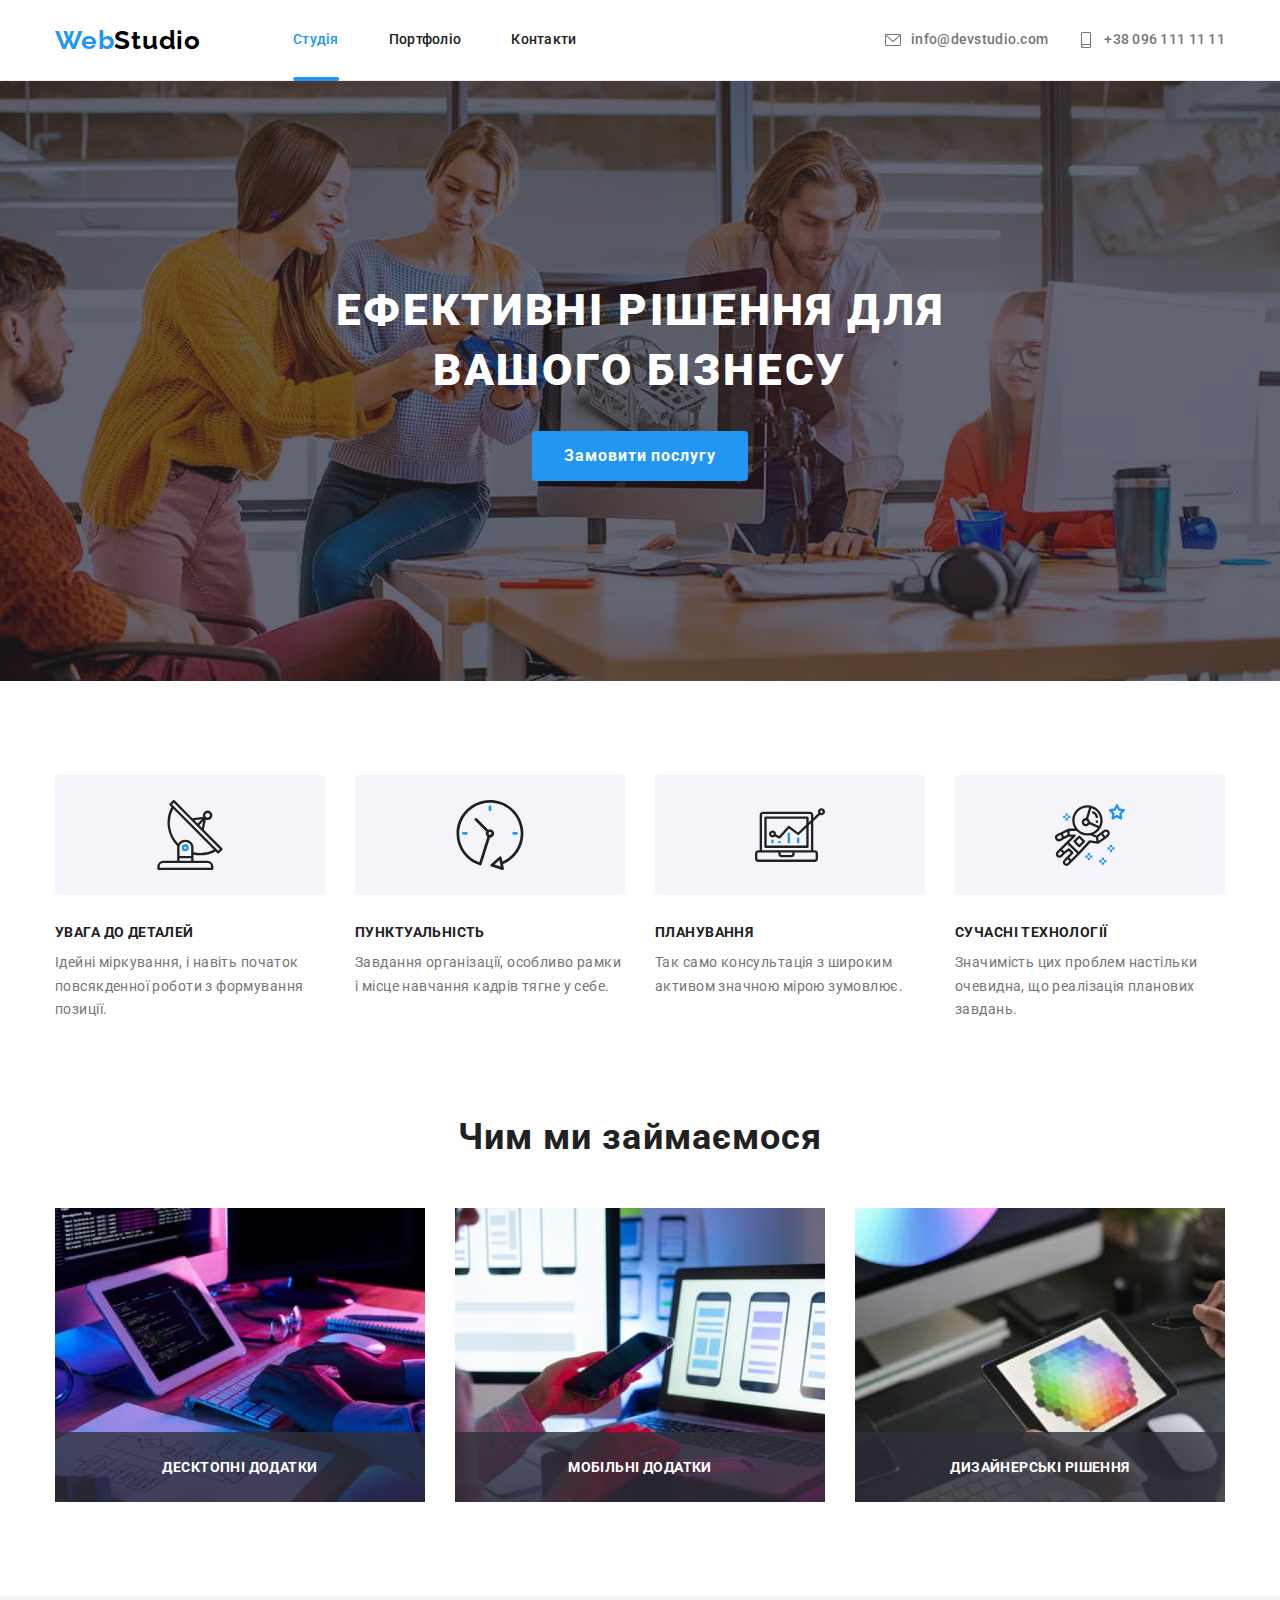
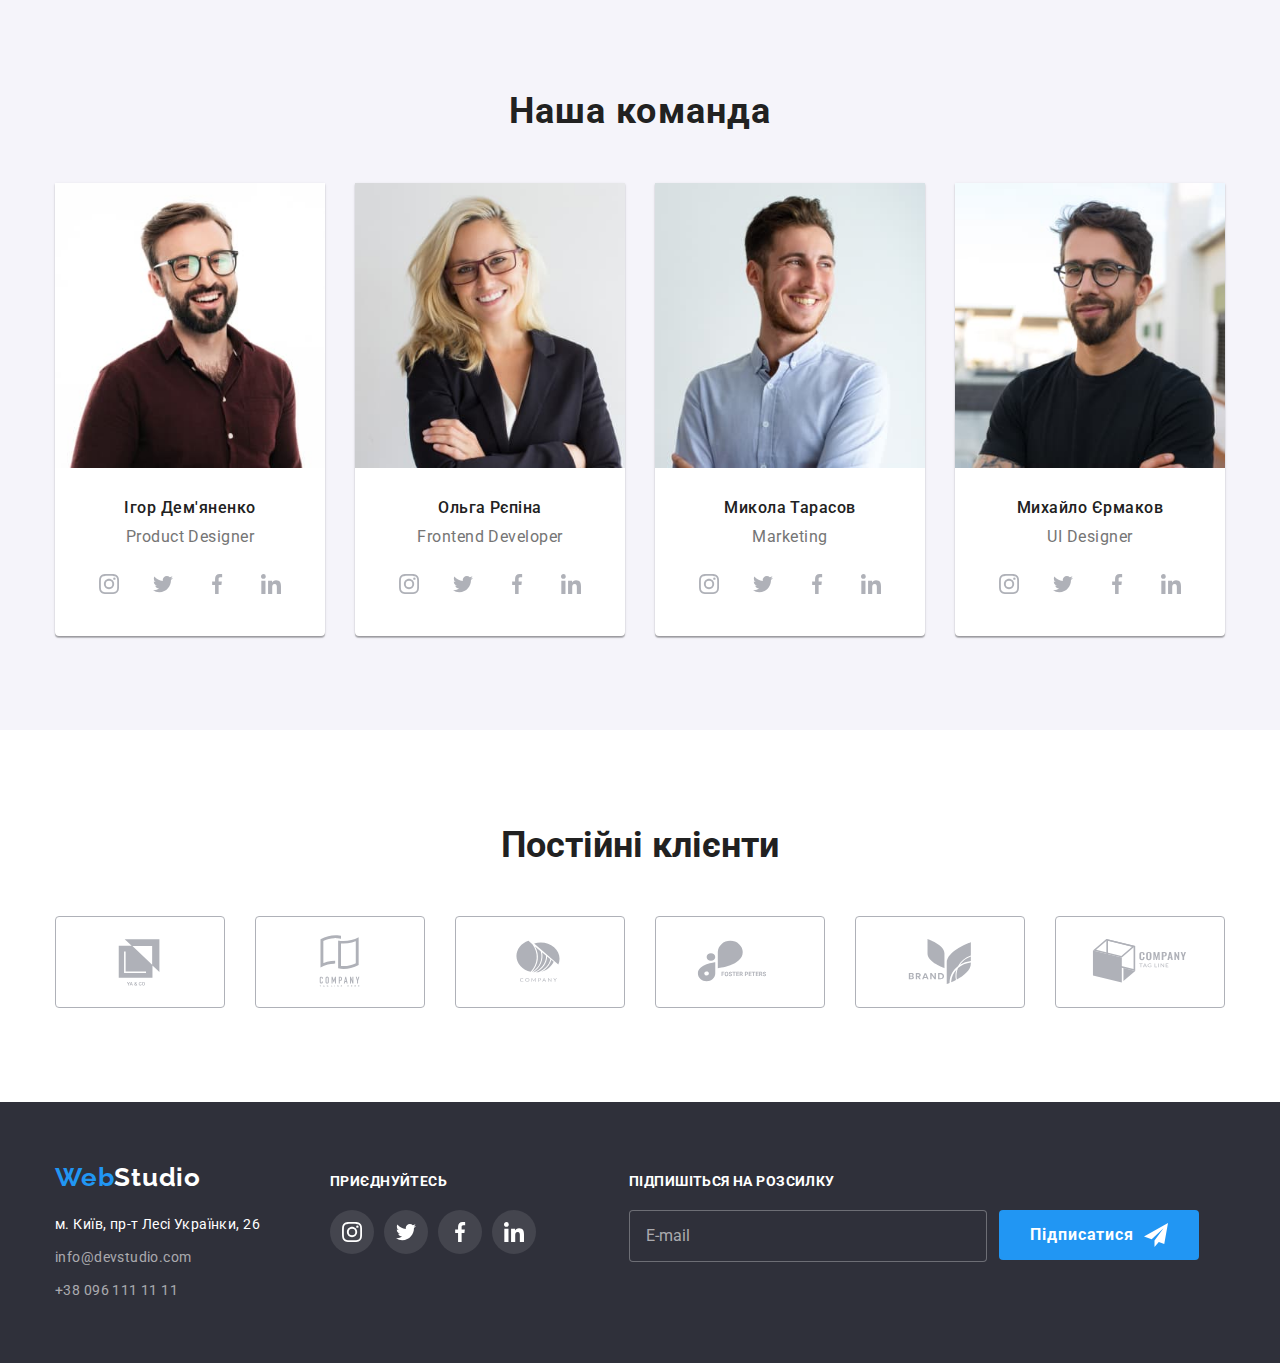
<file: index.html>
<!DOCTYPE html>
<html lang="uk">
<head>
    <meta charset="UTF-8">
    <meta http-equiv="X-UA-Compatible" content="IE=edge">
    <meta name="viewport" content="width=device-width, initial-scale=1.0">
    <title>WebStudio</title>
    <link href="https://fonts.googleapis.com/css2?family=Raleway:wght@700&family=Roboto:wght@400;500;700;900&display=swap" 
          rel="stylesheet">
    <link rel="stylesheet" href="https://cdnjs.cloudflare.com/ajax/libs/modern-normalize/1.1.0/modern-normalize.min.css">
    <link rel="stylesheet" href="./css/main.min.css">
</head> 
<body>
   <header class="header">
        <div class="container position-center">   
            <nav class="header__nav position-center">
                <a class="header__logo logo" href="./index.html"><span class="accent">Web</span>Studio</a>
                <button type="button" class="menu-btn-open"
                data-menu-open>
                    <svg class="menu-icon" width="40" height="40">
                        <use class="icon-menu" href="./images/icons.svg#icon-menu"></use>
                    </svg>
                </button>
                <ul class="header__list list">
                    <li class="header__item">
                        <a href="./index.html" class="header__link header__link--active position-center">Студія</a>
                    </li>
                    <li class="header__item">
                        <a href="./portfolio.html" class="header__link position-center">Портфоліо</a>
                    </li>
                    <li class="header__item">
                        <a href="" class="header__link position-center">Контакти</a>
                    </li>
                </ul>
            </nav>
            
            <ul class="header__list header__list--gap list">
                <li class="header__item">
                    <a href="mailto:info@devstudio.com" class="header__link header__link--grey position-center">
                        <svg class="header__icon" width="16" height="12">
                            <use href="./images/icons.svg#icon-envelope"></use>
                        </svg>
                    info@devstudio.com</a>
                </li>
                <li class="header__item">
                    <a href="tel:+380961111111" class="header__link header__link--grey position-center">
                        <svg class="header__icon" width="10" height="16">
                            <use href="./images/icons.svg#icon-smartphone"></use>
                        </svg>
                    +38 096 111 11 11</a>
                </li>
            </ul>
        </div>
                <div class="menu-container is-hidden" data-menu>
                    <div class="mob-container">
                        <div class="navigation">
                            <button type="button" class="menu-btn-close"
                            data-menu-close>
                            <svg class="menu-icon" width="40" height="40">
                                <use class="icon-close" href="./images/icons.svg#icon-close"></use>
                            </svg>
                            </button>
                            <ul class="mob__list list">
                                <li class="mob__item">
                                    <a href="./index.html" class="mob__link header__link--active position-center">Студія</a>
                                </li>
                                <li class="mob__item">
                                    <a href="./portfolio.html" class="mob__link position-center">Портфоліо</a>
                                </li>
                                <li class="mob__item">
                                    <a href="" class="mob__link position-center">Контакти</a>
                                </li>
                            </ul>
                            </div>
                        <div class="contacts">
                            <ul class="mob__list header__list--gap list">
                                <li class="mob__item mob__item--marg">   
                                    <a href="tel:+380961111111" class="mob__link mob__link--namber position-center">
                                        +38 096 111 11 11</a>
                                </li>
                                <li class="mob__item mob__item--marg">
                                    <a href="mailto:info@devstudio.com" class="mob__link mob__link--emale header__link--grey position-center">
                                        info@devstudio.com</a>
                                </li>
                            </ul>
                            <ul class="mob-soc__list list">
                                <li class="mob-soc__item">
                                    <a href="" class="mob-soc__link">Instagram</a></li>
                                <li class="mob-soc__item">
                                    <a href="" class="mob-soc__link">Twitter</a></li>
                                <li class="mob-soc__item">
                                    <a href="" class="mob-soc__link">Facebook</a></li>
                                <li class="mob-soc__item">
                                    <a href="" class="mob-soc__link">LinkedIn</a></li>
                            </ul>
                        </div>
                    </div>    
                </div>
    </header>

    <section class="hero">
        <div class="container">
            <h1 class="hero__title">Ефективні рішення для вашого бізнесу</h1>
            <button class="btn hero__btn--size" type="button" data-modal-open>Замовити послугу</button>
        </div>
    </section>

    <section class="benefit section">
        <div class="container">
            <h2 class="visually-hidden">Наші переваги</h2>
            <ul class="benefit__list list">
                <li class="benefit__item">
                    <div class="benefit__svg position-center">
                        <svg class="benefit__icon" width="70" height="70">
                            <use href="./images/icons.svg#icon-antenna"></use>
                        </svg>
                    </div>
                    <h3 class="benefit__subtitle spacing">УВАГА ДО ДЕТАЛЕЙ</h3>
                    <p class="benefit__text desc">Ідейні міркування, і навіть початок повсякденної роботи з формування позиції.</p>
                </li>
                <li class="benefit__item">
                    <div class="benefit__svg position-center">
                        <svg class="benefit__icon" width="70" height="70">
                            <use href="./images/icons.svg#icon-clock"></use>
                        </svg>
                    </div>
                    <h3 class="benefit__subtitle spacing">ПУНКТУАЛЬНІСТЬ</h3>
                    <p class="benefit__text desc">Завдання організації, особливо рамки і місце навчання кадрів тягне у себе.</p>
                </li>
                <li class="benefit__item">
                    <div class="benefit__svg position-center">
                        <svg class="benefit__icon" width="70" height="70">
                            <use href="./images/icons.svg#icon-diagram"></use>
                        </svg>
                    </div>
                    <h3 class="benefit__subtitle spacing">ПЛАНУВАННЯ</h3>
                    <p class="benefit__text desc">Так само консультація з широким активом значною мірою зумовлює.</p>
                </li>
                <li class="benefit__item">
                    <div class="benefit__svg position-center">
                        <svg class="benefit__icon" width="70" height="70">
                            <use href="./images/icons.svg#icon-astronaut"></use>
                        </svg>
                    </div>
                    <h3 class="benefit__subtitle spacing">СУЧАСНІ ТЕХНОЛОГІЇ</h3>
                    <p class="benefit__text desc">Значимість цих проблем настільки очевидна, що реалізація планових завдань.</p>
                </li>
            </ul>
        </div>
    </section>

   <section class="services">
        <div class="container">
            <h2 class="services__title spacing">Чим ми займаємося</h2>
            <ul class="services__list list">
                <li class="services__item">
                    <div class="services__thumb">
                        <img
                        srcset="./images/img1-370.jpg 370w,
                        ./images/img1-740.jpg 740w"
                    src="./images/img1-370.jpg"
                     alt=""
                     sizes="(min-width:1200px) 370px"   
                     >
                     <h3 class="services__subtitle">Десктопні додатки</h3>
                    </div>
                </li>
                <li class="services__item">
                    <div class="services__thumb">
                        <img
                        srcset="./images/img2-370.jpg 370w,
                        ./images/img2-740.jpg 740w"
                    src="./images/img2-370.jpg"
                     alt=""
                     sizes="(min-width:1200px) 370px"
                     >
                     <h3 class="services__subtitle">Мобільні додатки</h3>
                    </div>
                </li>
                <li class="services__item">
                    <div class="services__thumb">
                        <img
                        srcset="
                        ./images/img3-370.jpg 370w,
                        ./images/img3-740.jpg 740w"
                    src="./images/img3-370.jpg"
                     alt=""
                     sizes="(min-width:1200px) 370px"
                     >
                     <h3 class="services__subtitle">Дизайнерські рішення</h3>
                    </div>
                </li>
            </ul>    
        </div>
    </section>

    <section class="team section">
        <div class="container">
            <h2 class="team__title spacing">Наша команда</h2>
        <ul class="team__list list">
            <li class="team__item">
                <img 
                srcset="
                ./images/team1-270.jpg 270w,
                ./images/team1-354.jpg 354w,
                ./images/team1-450.jpg 450w,
                ./images/team1-540.jpg 540w,
                ./images/team1-708.jpg 708w,
                ./images/team1-900.jpg 900w
                "
                src="./images/img-team1-270.jpg" 
                alt="Ігор Дем'яненко"
                sizes="(min-width: 1200px) 25vw, (min-width: 768px) 45.385vw, (min-width: 320px) 100vw, 100vw"
                >
                <div class="team__container">
                    <h3 class="team__subtitle spacing">Ігор Дем'яненко</h3>
                    <p class="team__text spacing">Product Designer</p>
                    <ul class="soc__list list">
                        <li class="soc__item">
                            <a href="" class="soc__link position-center">
                                <svg class="soc__icon" width="20" height="20">
                                    <use href="./images/icons.svg#icon-instagram"></use>
                                </svg> 
                            </a>
                        </li>
                        <li class="soc__item">
                            <a href="" class="soc__link position-center">
                                <svg class="soc__icon" width="20" height="20">
                                    <use href="./images/icons.svg#icon-twitter"></use>
                                </svg> 
                            </a>
                        </li>
                        <li class="soc__item">
                            <a href="" class="soc__link position-center">
                                <svg class="soc__icon" width="20" height="20">
                                    <use href="./images/icons.svg#icon-facebook"></use>
                                </svg> 
                            </a>
                        </li>
                        <li class="soc__item">
                            <a href="" class="soc__link position-center">
                                <svg class="soc__icon" width="20" height="20">
                                    <use href="./images/icons.svg#icon-linkedin"></use>
                                </svg> 
                            </a>
                        </li>
                    </ul>
                </div>
            </li>
            <li class="team__item">
                <img
                srcset="
                ./images/team2-270.jpg 270w,
                ./images/team2-354.jpg 354w,
                ./images/team2-450.jpg 450w,
                ./images/team2-540.jpg 540w,
                ./images/team2-708.jpg 708w,
                ./images/team2-900.jpg 900w
                " 
                src="./images/team2-270.jpg" 
                alt="Ольга Рєпіна"
                sizes="(min-width: 1200px) 25vw, (min-width: 768px) 45.385vw, (min-width: 320px) 100vw, 100vw"
                >
                <div class="team__container">
                    <h3 class="team__subtitle spacing">Ольга Рєпіна</h3>
                    <p class="team__text spacing">Frontend Developer</p>
                    <ul class="soc__list list">
                        <li class="soc__item">
                            <a href="" class="soc__link position-center">
                                <svg class="soc__icon" width="20" height="20">
                                    <use href="./images/icons.svg#icon-instagram"></use>
                                </svg> 
                            </a>
                        </li>
                        <li class="soc__item">
                            <a href="" class="soc__link position-center">
                                <svg class="soc__icon" width="20" height="20">
                                    <use href="./images/icons.svg#icon-twitter"></use>
                                </svg> 
                            </a>
                        </li>
                        <li class="soc__item">
                            <a href="" class="soc__link position-center">
                                <svg class="soc__icon" width="20" height="20">
                                    <use href="./images/icons.svg#icon-facebook"></use>
                                </svg> 
                            </a>
                        </li>
                        <li class="soc__item">
                            <a href="" class="soc__link position-center">
                                <svg class="soc__icon" width="20" height="20">
                                    <use href="./images/icons.svg#icon-linkedin"></use>
                                </svg> 
                            </a>
                        </li>
                    </ul>
                </div>
            </li>
            <li class="team__item">
                <img
                srcset="
                ./images/team3-270.jpg 270w,
                ./images/team3-354.jpg 354w,
                ./images/team3-450.jpg 450w,
                ./images/team3-540.jpg 540w,
                ./images/team3-708.jpg 708w,
                ./images/team3-900.jpg 900w
                " 
                src="./images/team3-270.jpg" 
                alt="Микола Тарасов"
                sizes="(min-width: 1200px) 25vw, (min-width: 768px) 45.385vw, (min-width: 320px) 100vw, 100vw"
                >
                <div class="team__container">
                    <h3 class="team__subtitle spacing">Микола Тарасов</h3>
                    <p class="team__text spacing">Marketing</p>
                    <ul class="soc__list list">
                        <li class="soc__item">
                            <a href="" class="soc__link position-center">
                                <svg class="soc__icon" width="20" height="20">
                                    <use href="./images/icons.svg#icon-instagram"></use>
                                </svg> 
                            </a>
                        </li>
                        <li class="soc__item">    
                            <a href="" class="soc__link position-center">
                                <svg class="soc__icon" width="20" height="20">
                                    <use href="./images/icons.svg#icon-twitter"></use>
                                </svg> 
                            </a>
                        </li>
                        <li class="soc__item">
                            <a href="" class="soc__link position-center">
                                <svg class="soc__icon" width="20" height="20">
                                    <use href="./images/icons.svg#icon-facebook"></use>
                                </svg> 
                            </a>
                        </li>
                        <li class="soc__item">    
                            <a href="" class="soc__link position-center">
                                <svg class="soc__icon" width="20" height="20">
                                    <use href="./images/icons.svg#icon-linkedin"></use>
                                </svg> 
                            </a>
                        </li>
                    </ul>
                </div>
            </li>
            <li class="team__item">
                <img
                srcset="
                ./images/team4-270.jpg 270w,
                ./images/team4-354.jpg 354w,
                ./images/team4-450.jpg 450w,
                ./images/team4-540.jpg 540w,
                ./images/team4-708.jpg 708w,
                ./images/team4-900.jpg 900w
                " 
                src="../images/team4-270.jpg" 
                alt="Михайло Єрмаков"
                sizes="(min-width: 1200px) 25vw, (min-width: 768px) 45.385vw, (min-width: 320px) 100vw, 100vw"
                >
                <div class="team__container">
                    <h3 class="team__subtitle spacing">Михайло Єрмаков</h3>
                    <p class="team__text spacing">UI Designer</p>
                    <ul class="soc__list list">
                        <li class="soc__item">
                            <a href="" class="soc__link position-center">
                                <svg class="soc__icon" width="20" height="20">
                                    <use href="./images/icons.svg#icon-instagram"></use>
                                </svg> 
                            </a>
                        </li>
                        <li class="soc__item">
                            <a href="" class="soc__link position-center">
                                <svg class="soc__icon" width="20" height="20">
                                    <use href="./images/icons.svg#icon-twitter"></use>
                                </svg> 
                            </a>
                        </li>
                        <li class="soc__item">
                            <a href="" class="soc__link position-center">
                                <svg class="soc__icon" width="20" height="20">
                                    <use href="./images/icons.svg#icon-facebook"></use>
                                </svg> 
                            </a>
                        </li>
                        <li class="soc__item">
                            <a href="" class="soc__link position-center">
                                <svg class="soc__icon" width="20" height="20">
                                    <use href="./images/icons.svg#icon-linkedin"></use>
                                </svg> 
                            </a>
                        </li>
                    </ul>
                </div>
            </li>
        </ul>
        </div>
    </section>

    <section class="customers">
        <div class="container">
            <h2 class="customers__title">Постійні клієнти</h2>
            <ul class="customers__list list">
                <li class="customers__item">
                    <a href="" class="customers__link position-center">
                        <svg class="customers__logo" width="106" height="60">
                            <use href="./images/icons.svg#icon-ya-co"></use>
                        </svg>
                    </a>
                </li>
                <li class="customers__item">
                    <a href="" class="customers__link position-center">
                        <svg class="customers__logo" width="106" height="60">
                            <use href="./images/icons.svg#icon-company-tagline"></use>
                        </svg>
                    </a>
                </li>
                <li class="customers__item">
                    <a href="" class="customers__link position-center">
                        <svg class="customers__logo" width="106" height="60">
                            <use href="./images/icons.svg#icon-company"></use>
                        </svg>
                    </a>
                </li>
                <li class="customers__item">
                    <a href="" class="customers__link position-center">
                        <svg class="customers__logo" width="106" height="60">
                            <use href="./images/icons.svg#icon-foster"></use>
                        </svg>
                    </a>
                </li>
                <li class="customers__item">
                    <a href="" class="customers__link position-center">
                        <svg class="customers__logo" width="106" height="60">
                            <use href="./images/icons.svg#icon-brand"></use>
                        </svg>
                    </a>
                </li>
                <li class="customers__item">
                    <a href="" class="customers__link position-center">
                        <svg class="customers__logo" width="106" height="60">
                            <use href="./images/icons.svg#icon-company-tag"></use>
                        </svg>
                    </a>
                </li>
            </ul>
        </div>
    </section>

    <footer class="footer">
        <div class="container content">
            <div class="address__container">
                <a href="./index.html" class="logo footer__logo"><span class="accent">Web</span>Studio</a>
                <address class="footer__address">
                <ul class="footer__list--inline list">
                    <li class="footer__item"><a class="address__link" href="https://goo.gl/maps/MC3FKYj6ZszySW3c8" target="_blank">м. Київ, пр-т Лесі Українки, 26</a></li>
                    <li class="footer__item"><a class="footer__link" href="mailto:info@devstudio.com">info@devstudio.com</a></li>
                    <li class="footer__item"><a class="footer__link" href="tel:+380961111111">+38 096 111 11 11</a></li>
                </ul> 
            </address>
            </div>
            <div class="soc-container">
                <p class="soc__title">приєднуйтесь</p>
                <ul class="soc__list list ">
                <li class="soc__item">
                    <a href="" class="soc__link soc__link--color position-center">
                        <svg class="soc__icon" width="20" height="20">
                            <use href="./images/icons.svg#icon-instagram"></use>
                        </svg> 
                    </a>
                </li>
                <li class="soc__item">
                    <a href="" class="soc__link soc__link--color position-center">
                        <svg class="soc__icon" width="20" height="20">
                            <use href="./images/icons.svg#icon-twitter"></use>
                        </svg> 
                    </a>
                </li>
                <li class="soc__item">
                    <a href="" class="soc__link soc__link--color position-center">
                        <svg class="soc__icon" width="20" height="20">
                            <use href="./images/icons.svg#icon-facebook"></use>
                        </svg> 
                    </a>
                </li>
                <li class="soc__item">
                    <a href="" class="soc__link soc__link--color position-center">
                        <svg class="soc__icon" width="20" height="20">
                            <use href="./images/icons.svg#icon-linkedin"></use>
                        </svg> 
                    </a>
                </li>
                </ul>
            </div>
            <div class="footer__subscribe">
                <p class="subscribe__title">Підпишіться на розсилку</p>
                <form class="footer__input">
                <input 
                class="subscribe__input" 
                type="email" 
                name="user-email"
                placeholder="E-mail">
                <button class="btn position-center" type="submit">Підписатися
                <svg class="subscribe__icon" width="24" height="24">
                    <use href="./images/icons.svg#icon-send"></use>
                </svg>
                </button>
                </form>
            </div>
        </div>
    </footer>

    <div class="backdrop is-hidden" data-modal>
        <div class="modal">
            <button class="modal__close position-center" type="button" data-modal-close>
                <svg class="close__icon" width="18" height="18">
                    <use href="./images/icons.svg#icon-close"></use>
                </svg>
            </button>
            <p class="modal__title">Залиште свої дані, ми вам передзвонимо</p>
            <form class="modal__form">
                <div class="modal__field">
                    <label for="user-name" class="input__title">Ім'я</label>
                    <div class="input__wrap">
                    <input 
                    class="modal__input" 
                    type="text" 
                    name="user-name"
                    id="user-name">
                <svg class="modal__icon" width="18" height="18">
                    <use href="./images/icons.svg#icon-name"></use>
                </svg>
                    </div>
                    <p class="error">Lorem ipsum dolor sit.</p>
                </div>
                <div class="modal__field">
                    <label for="user-tel" class="input__title">Телефон</label>
                    <div class="input__wrap">
                    <input 
                    class="modal__input" 
                    type="tel" 
                    name="user-tel"
                    id="user-tel">
                    <svg class="modal__icon" width="18" height="18">
                        <use href="./images/icons.svg#icon-phone"></use>
                    </svg>
                    </div>
                    <p class="error">Lorem ipsum dolor sit.</p>
                </div>
                <div class="modal__field">
                    <label for="user-email" class="input__title">Пошта</label>
                    <div class="input__wrap">
                    <input 
                    class="modal__input" 
                    type="email" 
                    name="user-email"
                    id="user-email">
                    <svg class="modal__icon" width="18" height="18">
                        <use href="./images/icons.svg#icon-email"></use>
                    </svg>
                    </div>
                    <p class="error">Lorem ipsum dolor sit.</p>
                </div>
                <div class="modal__field modal__field--margin-b">
                    <label for="user-coment" class="input__title">Коментар</label>
                    <textarea
                    class="input__message"
                    name="user-text"
                    id="user-coment"
                    placeholder="Введіть текст"
                    ></textarea>
                </div>
                <div class="modal__field">
                    <input
                    class="checkbox visually-hidden"
                    type="checkbox"
                    name="privacy"
                    id="privacy"
                    value="true">
                    <label for="privacy" class="check__text position-center">
                    <span class="checkbox__icon position-center">
                        <svg class="check__icon" width="16" height="15">
                            <use href="./images/icons.svg#icon-check"></use>
                        </svg>
                    </span>Погоджуюся з розсилкою та приймаю
                    <a class="check__privacy" href="">Умови договору</a></label>
                  </div>
                <button class="modal__btn btn" type="submit">Відправити</button>
            </form>
        </div>
    </div>
    <script src="./js/modal.js"></script>
    <script src="./js/menu.js"></script>                                                                    
</body>
</html>
</file>
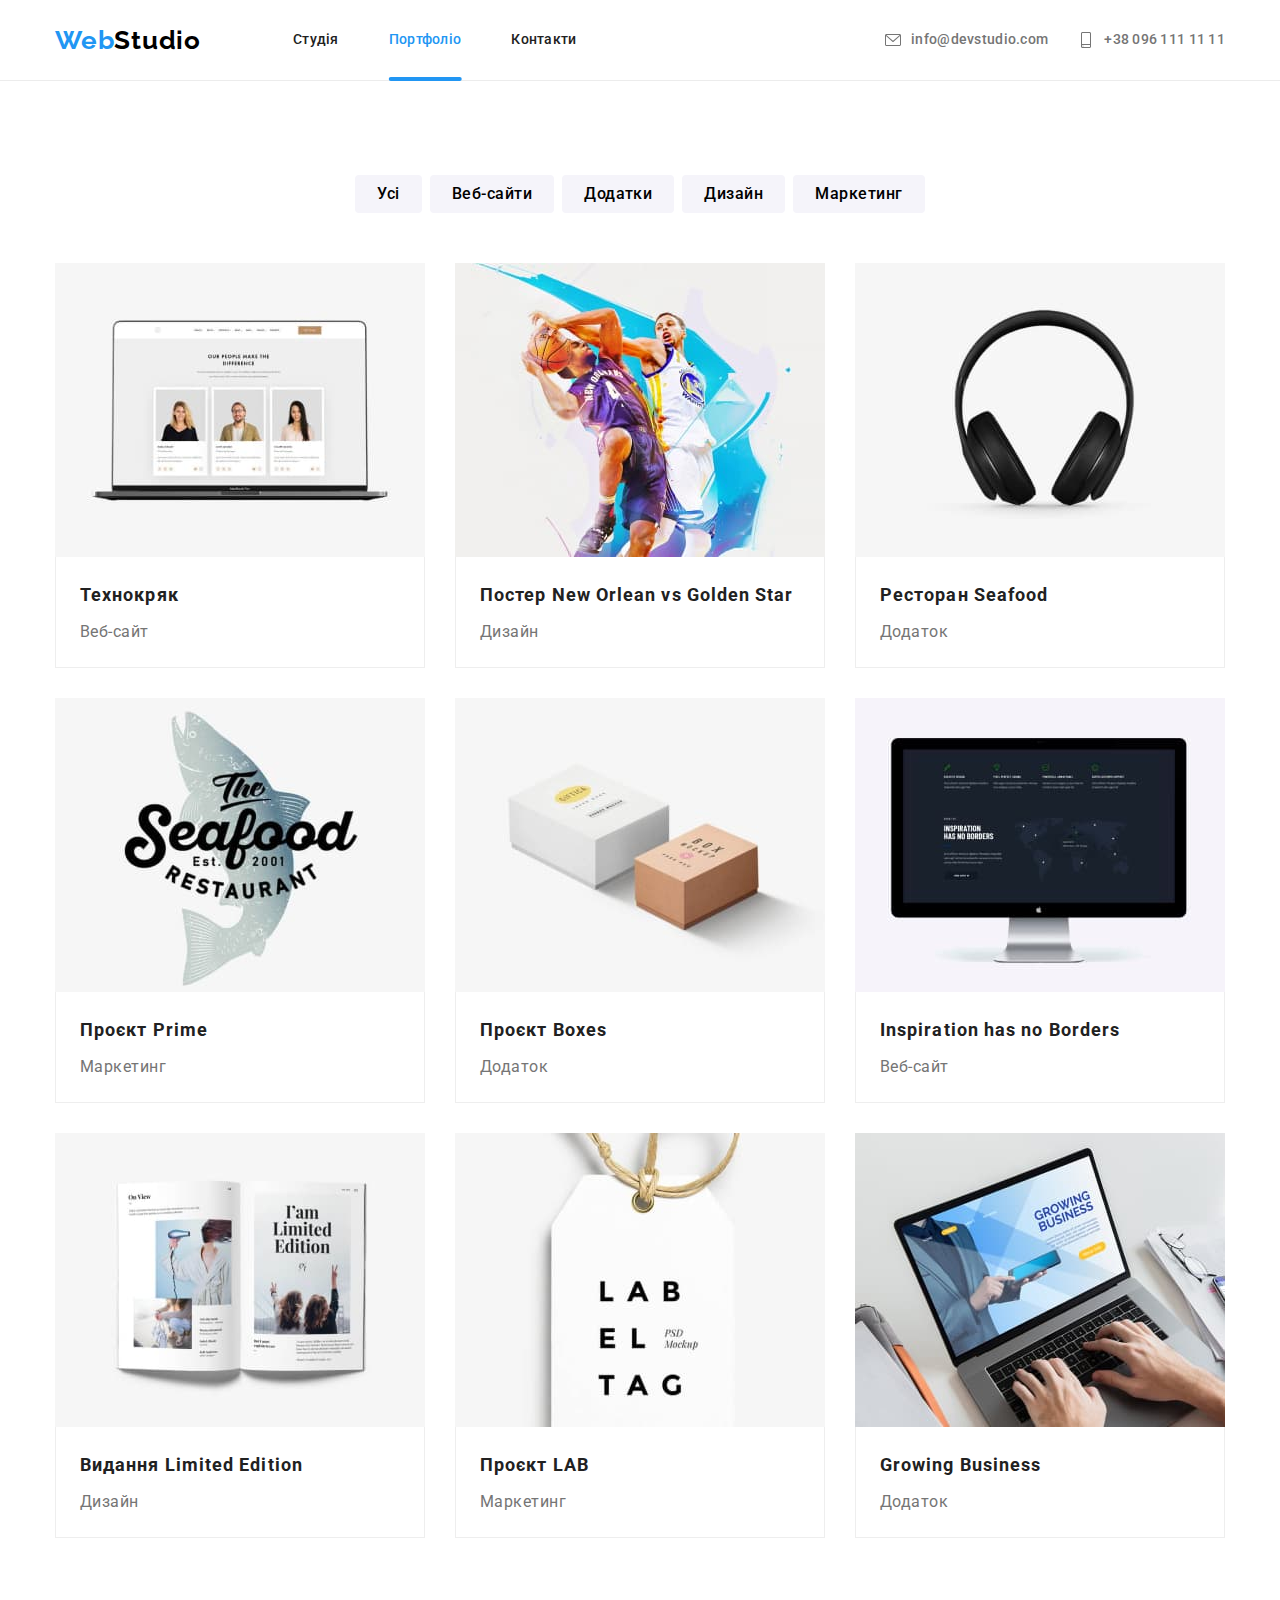
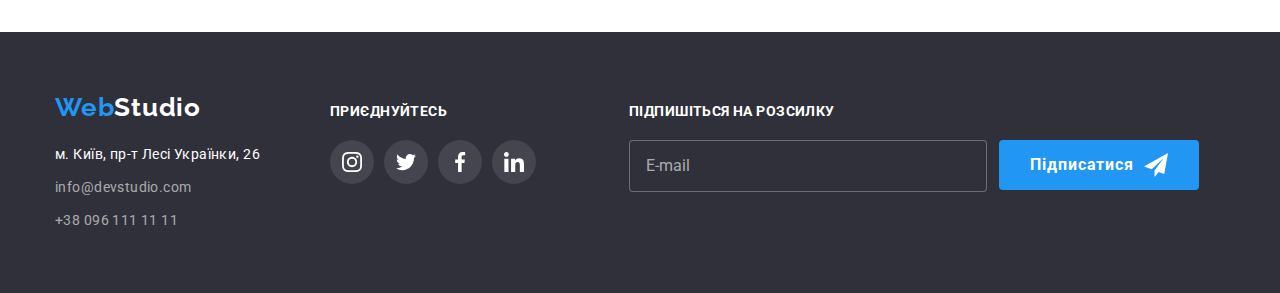
<file: portfolio.html>
<!DOCTYPE html>
<html lang="uk">
<head>
    <meta charset="UTF-8">
    <meta http-equiv="X-UA-Compatible" content="IE=edge">
    <meta name="viewport" content="width=device-width, initial-scale=1.0">
    <title>WebStudio</title>
    <link href="https://fonts.googleapis.com/css2?family=Raleway:wght@700&family=Roboto:wght@400;500;700;900&display=swap" 
          rel="stylesheet">
    <link rel="stylesheet" href="https://cdnjs.cloudflare.com/ajax/libs/modern-normalize/1.1.0/modern-normalize.min.css">
    <link rel="stylesheet" href="./css/main.min.css">
</head> 
<body>
    <header class="header">
        <div class="container position-center">   
            <nav class="header__nav position-center">
                <a class="header__logo logo" href="./index.html"><span class="accent">Web</span>Studio</a>
                <button type="button" class="menu-btn-open"
                data-menu-open>
                    <svg class="menu-icon" width="40" height="40">
                        <use class="icon-menu" href="./images/icons.svg#icon-menu"></use>
                    </svg>
                </button>
                <ul class="header__list list">
                    <li class="header__item">
                        <a href="./index.html" class="header__link position-center">Студія</a>
                    </li>
                    <li class="header__item">
                        <a href="./portfolio.html" class="header__link header__link--active position-center">Портфоліо</a>
                    </li>
                    <li class="header__item">
                        <a href="" class="header__link position-center">Контакти</a>
                    </li>
                </ul>
            </nav>
            
            <ul class="header__list header__list--gap list">
                <li class="header__item">
                    <a href="mailto:info@devstudio.com" class="header__link header__link--grey position-center">
                        <svg class="header__icon" width="16" height="12">
                            <use href="./images/icons.svg#icon-envelope"></use>
                        </svg>
                    info@devstudio.com</a>
                </li>
                <li class="header__item">
                    <a href="tel:+380961111111" class="header__link header__link--grey position-center">
                        <svg class="header__icon" width="10" height="16">
                            <use href="./images/icons.svg#icon-smartphone"></use>
                        </svg>
                    +38 096 111 11 11</a>
                </li>
            </ul>
        </div>
                <div class="menu-container is-hidden" data-menu>
                    <div class="mob-container">
                        <div class="navigation">
                            <button type="button" class="menu-btn-close"
                            data-menu-close>
                            <svg class="menu-icon" width="40" height="40">
                                <use class="icon-close" href="./images/icons.svg#icon-close"></use>
                            </svg>
                            </button>
                            <ul class="mob__list list">
                                <li class="mob__item">
                                    <a href="./index.html" class="mob__link position-center">Студія</a>
                                </li>
                                <li class="mob__item">
                                    <a href="./portfolio.html" class="mob__link header__link--active position-center">Портфоліо</a>
                                </li>
                                <li class="mob__item">
                                    <a href="" class="mob__link position-center">Контакти</a>
                                </li>
                            </ul>
                            </div>
                        <div class="contacts">
                            <ul class="mob__list header__list--gap list">
                                <li class="mob__item mob__item--marg">   
                                    <a href="tel:+380961111111" class="mob__link mob__link--namber position-center">
                                        +38 096 111 11 11</a>
                                </li>
                                <li class="mob__item mob__item--marg">
                                    <a href="mailto:info@devstudio.com" class="mob__link mob__link--emale header__link--grey position-center">
                                        info@devstudio.com</a>
                                </li>
                            </ul>
                            <ul class="mob-soc__list list">
                                <li class="mob-soc__item">
                                    <a href="" class="mob-soc__link">Instagram</a></li>
                                <li class="mob-soc__item">
                                    <a href="" class="mob-soc__link">Twitter</a></li>
                                <li class="mob-soc__item">
                                    <a href="" class="mob-soc__link">Facebook</a></li>
                                <li class="mob-soc__item">
                                    <a href="" class="mob-soc__link">LinkedIn</a></li>
                            </ul>
                        </div>
                    </div>    
                </div>
    </header>

    <section class="portfolio section">
        <div class="container">
            <h1 class="visually-hidden">Наші роботи</h1>

            <ul class="filter__list list ">
                <li class="filter__item"><button class="filter spacing" type="button">Усі</button></li>
                <li class="filter__item"><button class="filter spacing" type="button">Веб-сайти</button></li>
                <li class="filter__item"><button class="filter spacing" type="button">Додатки</button></li>
                <li class="filter__item"><button class="filter spacing" type="button">Дизайн</button></li>
                <li class="filter__item"><button class="filter spacing" type="button">Маркетинг</button></li>
            </ul>
    
            <ul class="project__list list "> 
                <li class="project__item">
                    <a class="project" href="">
                    <div class="project__thumb">
                        <img class="project__img"
                     src="./images/img2-1.jpg"
                     alt=""
                     width="370"
                     height="294"
                     >
                        <div class="project__overlay">
                            <p class="project__text">Ресурс пропонує комплексні пропозиції з різним рівнем функціоналу та сервісів. Все це дозволить відвідувачу отримати вичерпні відомості про компанію чи приватну особу.</p>
                        </div>
                    </div>
                    <div class="project__container">
                        <h2 class="project__title">Технокряк</h2>
                        <p class="project__type spacing">Веб-сайт</p>
                    </div>
                    </a>
                </li>
                <li class="project__item">
                    <a class="project" href="">
                    <div class="project__thumb">
                        <img class="project__img"
                         src="./images/img2-2.jpg"
                         alt=""
                         width="370"
                         height="294"
                         >
                        <div class="project__overlay">
                            <p class="project__text">Ресурс пропонує комплексні пропозиції з різним рівнем функціоналу та сервісів. Все це дозволить відвідувачу отримати вичерпні відомості про компанію чи приватну особу.</p>
                        </div>
                    </div>
                    <div class="project__container">
                        <h2 class="project__title">Постер New Orlean vs Golden Star</h2>
                        <p class="project__type spacing">Дизайн</p>
                    </div>
                     </a>
                </li>
                <li class="project__item">
                    <a class="project" href="">
                    <div class="project__thumb">
                        <img class="project__img"
                         src="./images/img2-3.jpg"
                         alt=""
                         width="370"
                         height="294"
                         >
                        <div class="project__overlay">
                            <p class="project__text">Ресурс пропонує комплексні пропозиції з різним рівнем функціоналу та сервісів. Все це дозволить відвідувачу отримати вичерпні відомості про компанію чи приватну особу.</p>
                        </div>
                    </div>
                    <div class="project__container">
                        <h2 class="project__title">Ресторан Seafood</h2>
                        <p class="project__type spacing">Додаток</p>
                    </div>
                    </a>
                </li>
                <li class="project__item">
                    <a class="project" href="">
                    <div class="project__thumb">
                        <img class="project__img"
                         src="./images/img2-4.jpg"
                         alt=""
                         width="370"
                         height="294"
                         >
                        <div class="project__overlay">
                            <p class="project__text">Ресурс пропонує комплексні пропозиції з різним рівнем функціоналу та сервісів. Все це дозволить відвідувачу отримати вичерпні відомості про компанію чи приватну особу.</p>
                        </div>
                    </div>
                     <div class="project__container">
                        <h2 class="project__title">Проєкт Prime</h2>
                        <p class="project__type spacing">Маркетинг</p>
                    </div>
                    </a>
                </li>
                <li class="project__item">
                    <a class="project" href="">
                    <div class="project__thumb">
                        <img class="project__img"
                         src="./images/img2-5.jpg"
                         alt=""
                         width="370"
                         height="294"
                         >
                        <div class="project__overlay">
                            <p class="project__text">Ресурс пропонує комплексні пропозиції з різним рівнем функціоналу та сервісів. Все це дозволить відвідувачу отримати вичерпні відомості про компанію чи приватну особу.</p>
                        </div>
                    </div>
                     <div class="project__container">
                        <h2 class="project__title">Проєкт Boxes</h2>
                        <p class="project__type spacing">Додаток</p>
                    </div>
                    </a>
                </li>
                <li class="project__item">
                    <a class="project" href="">
                    <div class="project__thumb">
                        <img class="project__img"
                         src="./images/img2-6.jpg"
                         alt=""
                         width="370"
                         height="294"
                         >
                        <div class="project__overlay">
                            <p class="project__text">Ресурс пропонує комплексні пропозиції з різним рівнем функціоналу та сервісів. Все це дозволить відвідувачу отримати вичерпні відомості про компанію чи приватну особу.</p>
                        </div>
                    </div>
                     <div class="project__container">
                        <h2 class="project__title">Inspiration has no Borders</h2>
                        <p class="project__type spacing">Веб-сайт</p>
                    </div>
                    </a>
                </li>
                <li class="project__item">
                    <a class="project" href="">
                    <div class="project__thumb">
                        <img class="project__img"
                         src="./images/img2-7.jpg"
                         alt=""
                         width="370"
                         height="294"
                         >
                        <div class="project__overlay">
                            <p class="project__text">Ресурс пропонує комплексні пропозиції з різним рівнем функціоналу та сервісів. Все це дозволить відвідувачу отримати вичерпні відомості про компанію чи приватну особу.</p>
                        </div>
                    </div>
                     <div class="project__container">
                        <h2 class="project__title">Видання Limited Edition</h2>
                        <p class="project__type spacing">Дизайн</p>
                    </div>
                    </a>
                </li>
                <li class="project__item">
                    <a class="project" href="">
                    <div class="project__thumb">
                        <img class="project__img"
                         src="./images/img2-8.jpg"
                         alt=""
                         width="370"
                         height="294"
                         >
                        <div class="project__overlay">
                            <p class="project__text">Ресурс пропонує комплексні пропозиції з різним рівнем функціоналу та сервісів. Все це дозволить відвідувачу отримати вичерпні відомості про компанію чи приватну особу.</p>
                        </div>
                    </div>
                     <div class="project__container">
                        <h2 class="project__title">Проєкт LAB</h2>
                        <p class="project__type spacing">Маркетинг</p>
                    </div>
                    </a>
                </li>
                <li class="project__item">
                    <a class="project" href="">
                    <div class="project__thumb">
                        <img class="project__img"
                         src="./images/img2-9.jpg"
                         alt=""
                         width="370"
                         height="294"
                         >
                        <div class="project__overlay">
                            <p class="project__text">Ресурс пропонує комплексні пропозиції з різним рівнем функціоналу та сервісів. Все це дозволить відвідувачу отримати вичерпні відомості про компанію чи приватну особу.</p>
                        </div>
                    </div>
                     <div class="project__container">
                        <h2 class="project__title">Growing Business</h2>
                        <p class="project__type spacing">Додаток</p>
                    </div>
                    </a>
                </li>
            </ul>
        </div>

    </section>

    <footer class="footer">
        <div class="container content">
            <div class="address__container">
                <a href="./index.html" class="logo footer__logo"><span class="accent">Web</span>Studio</a>
                <address class="footer__address">
                <ul class="footer__list--inline list">
                    <li class="footer__item"><a class="address__link" href="https://goo.gl/maps/MC3FKYj6ZszySW3c8" target="_blank">м. Київ, пр-т Лесі Українки, 26</a></li>
                    <li class="footer__item"><a class="footer__link" href="mailto:info@devstudio.com">info@devstudio.com</a></li>
                    <li class="footer__item"><a class="footer__link" href="tel:+380961111111">+38 096 111 11 11</a></li>
                </ul> 
            </address>
            </div>
            <div class="soc-container">
                <p class="soc__title">приєднуйтесь</p>
                <ul class="soc__list list ">
                <li class="soc__item">
                    <a href="" class="soc__link soc__link--color position-center">
                        <svg class="soc__icon" width="20" height="20">
                            <use href="./images/icons.svg#icon-instagram"></use>
                        </svg> 
                    </a>
                </li>
                <li class="soc__item">
                    <a href="" class="soc__link soc__link--color position-center">
                        <svg class="soc__icon" width="20" height="20">
                            <use href="./images/icons.svg#icon-twitter"></use>
                        </svg> 
                    </a>
                </li>
                <li class="soc__item">
                    <a href="" class="soc__link soc__link--color position-center">
                        <svg class="soc__icon" width="20" height="20">
                            <use href="./images/icons.svg#icon-facebook"></use>
                        </svg> 
                    </a>
                </li>
                <li class="soc__item">
                    <a href="" class="soc__link soc__link--color position-center">
                        <svg class="soc__icon" width="20" height="20">
                            <use href="./images/icons.svg#icon-linkedin"></use>
                        </svg> 
                    </a>
                </li>
                </ul>
            </div>
            <div class="footer__subscribe">
                <p class="subscribe__title">Підпишіться на розсилку</p>
                <form class="footer__input">
                <input 
                class="subscribe__input" 
                type="email" 
                name="user-email"
                placeholder="E-mail">
                <button class="btn position-center" type="submit">Підписатися
                <svg class="subscribe__icon" width="24" height="24">
                    <use href="./images/icons.svg#icon-send"></use>
                </svg>
                </button>
                </form>
            </div>
        </div>
    </footer>
    <script src="./js/menu.js"></script> 
</body>
</html>
</file>
<file: css/main.min.css>
html{box-sizing:border-box}*,*::before,*::after{box-sizing:border-box}h1,h2,h3,h4,h5,h6{margin:0}ul{margin:0;padding-left:0}a{text-decoration:none;margin:0}p{color:#757575;margin:0}img{display:block;max-width:100%;height:auto}body{margin:0;background-color:#fff;color:#212121;font-family:"Roboto",sans-serif;font-size:14px}body.modal-open{overflow:hidden}.btn{display:flex;justify-content:center;align-items:center;border-radius:4px;padding:10px 24px;min-width:200px;height:50px;font-weight:700;font-size:16px;line-height:1.88;letter-spacing:.06em;background-color:#2196f3;color:#fff;cursor:pointer;border:none}@media screen and (max-width: 1199.5px){.btn{margin-left:auto;margin-right:auto}}.list{margin:0;padding:0;list-style:none}.desc{line-height:1.71;letter-spacing:.03em}.spacing{letter-spacing:.03em}.visually-hidden{position:absolute;width:1px;height:1px;margin:-1px;border:0;padding:0;white-space:nowrap;-webkit-clip-path:inset(100%);clip-path:inset(100%);clip:rect(0 0 0 0);overflow:hidden}.section{padding-top:60px;padding-bottom:60px}@media screen and (min-width: 1200px){.section{padding-top:94px;padding-bottom:94px}}.container{padding-left:15px;padding-right:15px;margin-left:auto;margin-right:auto}@media screen and (min-width: 480px){.container{width:480px}}@media screen and (min-width: 768px)and (max-width: 1199.5px){.container{width:768px;display:flex;flex-wrap:wrap;justify-content:space-around}}@media screen and (min-width: 1200px){.container{width:1200px}}.thumb{max-width:450px;min-width:270px;margin:0 auto}@media screen and (min-width: 1200px){.position-center{display:flex;justify-content:center;align-items:center}}.header{position:relative;border-bottom:1px solid #ececec}.logo{margin-right:88px;font-family:"Raleway",sans-serif;font-weight:700;font-size:26px;line-height:1.19;letter-spacing:.03em;color:#000}@media screen and (min-width: 1200px){.logo{margin-right:92px}}.accent{color:#2196f3}.header__nav{display:flex;align-items:center;margin-right:auto}@media screen and (max-width: 767.5px){.header__nav{justify-content:space-between;padding:16px 0}}.menu-btn-open,.menu-btn-close{display:block;margin-left:auto;padding:0;border:none;background-color:rgba(0,0,0,0)}.menu-btn-open:hover,.menu-btn-open:focus,.menu-btn-close:hover,.menu-btn-close:focus{fill:#2196f3}@media screen and (min-width: 768px){.menu-btn-open,.menu-btn-close{display:none}}.menu-container{background-color:#fff;padding:10px 15px 48px 40px;font-size:40px;font-weight:500;line-height:1.15;z-index:5}.menu-container>.mob-container{display:flex;flex-direction:column;justify-content:space-between;height:100%}@media screen and (max-width: 767.5px){.menu-container{position:fixed;top:0;left:0;width:100vw;height:100vh}.menu-container.is-open{display:block}}@media screen and (min-width: 768px){.menu-container{display:none}}.mob__link{color:#212121}.mob__link--namber{padding-top:0;padding-bottom:0;font-size:34px;line-height:1.18;letter-spacing:.02em;color:#2196f3}@media screen and (max-width: 420px){.mob__link--namber{font-size:27px}}.mob__link--emale{font-size:24px;line-height:1.17;letter-spacing:.02em}.mob__item:not(:last-child){margin-bottom:32px}.mob__item--marg{margin-bottom:64px}.header__list{display:flex;justify-content:center;gap:50px}@media screen and (min-width: 768px)and (max-width: 1199.5px){.header__list--gap{display:grid;justify-content:space-around;justify-items:start;align-content:center;gap:10px}}@media screen and (min-width: 1200px){.header__list--gap{gap:30px}}@media screen and (max-width: 767.5px){.header__list{display:none}}.header__link{display:flex;justify-content:center;align-items:center;position:relative;padding-top:32px;padding-bottom:32px;font-weight:500;line-height:1.14;letter-spacing:.02em;color:#212121;transition:color 250ms cubic-bezier(0.4, 0, 0.2, 1)}@media screen and (max-width: 767.5px){.header__link{display:none}}@media screen and (min-width: 1200px){.header__link{padding-top:32px;padding-bottom:32px}}.header__link--grey{color:#757575;padding-top:0;padding-bottom:0}@media screen and (min-width: 768px)and (max-width: 1199.5px){.header__link--grey{font-size:12px}}.header__link--grey:hover,.header__link--grey:focus{color:#2196f3}.header__link--active{color:#2196f3}@media screen and (min-width: 768px){.header__link--active:after{content:"";position:absolute;width:calc(100% + 37px);bottom:-1px;left:50%;height:4px;width:100%;background-color:#2196f3;border-radius:2px;transform:translateX(-50%)}}.mob-soc__list{display:flex;flex-wrap:wrap}.mob-soc__item:nth-child(-n+3){margin-bottom:20px}.mob-soc__item:not(:last-child){margin-right:10px;padding-right:10px;border-right:1px solid #212121;border-top-width:22px}@media screen and (max-width: 346px){.mob-soc__item:nth-child(3){padding-right:14px}.mob-soc__item:nth-child(-n+2){margin-bottom:20px}}.mob-soc__link{display:block;font-size:18px;line-height:1.22;letter-spacing:.02em;color:#2196f3}.header__icon{width:16px;height:16px;margin-right:10px;fill:currentColor}.header__icon:hover,.header__icon:focus{color:#2196f3}.hero{padding-top:118px;padding-bottom:121px;max-width:768px;margin-left:auto;margin-right:auto;background-color:#2f303a;background-image:linear-gradient(rgba(47, 48, 58, 0.4), rgba(47, 48, 58, 0.4)),url(../images/hero-mob.jpg);background-repeat:no-repeat;background-position:center;background-size:cover;text-align:center}@media screen and (min-width: 768px)and (max-width: 1199.5px){.hero{padding-top:118px;padding-bottom:118px;max-width:768px;background-image:linear-gradient(rgba(47, 48, 58, 0.4), rgba(47, 48, 58, 0.4)),url(../images/hero-tab.jpg)}}@media screen and (min-width: 1200px){.hero{padding-top:200px;padding-bottom:200px;max-width:1600px;background-image:linear-gradient(rgba(47, 48, 58, 0.4), rgba(47, 48, 58, 0.4)),url(../images/hero.jpg)}}@media screen and (min-width: 768px)and (max-width: 1199.5px){.hero>.container{flex-direction:column}}.hero__title{margin:auto;margin-bottom:30px;max-width:696px;font-weight:900;font-size:44px;line-height:1.36;letter-spacing:.06em;color:#fff;text-transform:uppercase}@media screen and (max-width: 767.5px){.hero__title{margin-bottom:27px;max-width:360px;font-size:26px;line-height:1.62}}@media screen and (min-width: 768px)and (max-width: 1199.5px){.hero__title{margin-bottom:30px;max-width:360px;font-size:26px;line-height:1.62}}@media screen and (min-width: 1200px){.hero__btn--size{min-width:216px;margin-left:auto;margin-right:auto}}.benefit__list{gap:30px}@media screen and (min-width: 768px){.benefit__list{display:flex}}@media screen and (min-width: 768px)and (max-width: 1199.5px){.benefit__list{flex-wrap:wrap}}@media screen and (max-width: 767px){.benefit__item{max-width:100%}.benefit__item:not(:first-child){margin-top:30px}}@media screen and (min-width: 768px){.benefit__item{width:354px}}@media screen and (min-width: 1200px){.benefit__item{width:270px}}.benefit__svg{display:flex;align-items:center;justify-content:center;margin-bottom:30px;max-width:450px;height:120px;background-color:#f5f4fa;border-radius:4px}@media screen and (min-width: 768px){.benefit__svg{width:354px}}@media screen and (min-width: 1200px){.benefit__svg{width:270px}}.benefit__subtitle{margin-top:0;margin-bottom:10px;font-size:14px;line-height:1.14;text-transform:uppercase}@media screen and (max-width: 767px){.benefit__subtitle{text-align:center}}.services{padding-bottom:94px}@media screen and (max-width: 1199.5px){.services{display:none}}.services__list{display:flex}.services__title{margin-bottom:50px;font-size:36px;line-height:1.17;text-align:center}.services__item:not(:last-child){margin-right:30px}.services__thumb{position:relative}.services__thumb::before{display:inline-block;content:"";position:absolute;bottom:0;left:0;width:100%;height:70px;background-color:rgba(47,48,58,.8)}.services__subtitle{position:absolute;display:flex;bottom:10%;right:50%;transform:translate(50%, 10%);font-size:14px;line-height:16px;letter-spacing:.03em;text-transform:uppercase;color:#fff}.team{text-align:center;background-color:#f5f4fa}.team__list{display:grid;gap:30px}@media screen and (min-width: 768px){.team__list{display:flex}}@media screen and (min-width: 768px)and (max-width: 1199.5px){.team__list{flex-wrap:wrap}}.team__item{background:#fff;box-shadow:0px 1px 3px rgba(0,0,0,.12),0px 1px 1px rgba(0,0,0,.14),0px 2px 1px rgba(0,0,0,.2);border-radius:0px 0px 4px 4px}.team__title{margin-bottom:30px;font-size:28px;line-height:1.18;text-align:center}@media screen and (min-width: 1200px){.team__title{margin-bottom:50px;font-size:36px;line-height:1.17}}.team__container{padding-top:30px;padding-bottom:24px}@media screen and (min-width: 1200px){.team__container{padding-bottom:30px}}.team__subtitle{margin-bottom:10px;font-weight:500;font-size:16px;line-height:1.19}.team__text{font-size:16px;line-height:1.19;margin-bottom:16px}.soc__list{display:flex;justify-content:center;align-items:center;gap:10px}.soc__link{display:flex;justify-content:center;align-items:center;width:44px;height:44px;border-radius:50%;fill:#afb1b8;transition:background-color 250ms cubic-bezier(0.4, 0, 0.2, 1),fill 250ms cubic-bezier(0.4, 0, 0.2, 1)}.soc__link:hover,.soc__link:focus{fill:#fff;background-color:#2196f3}.customers{padding-top:60px;padding-bottom:60px}@media screen and (min-width: 1200px){.customers{padding-top:94px;padding-bottom:94px}}.customers__title{margin-bottom:30px;font-size:28px;line-height:1.18;text-align:center}@media screen and (min-width: 1200px){.customers__title{margin-bottom:50px;font-size:36px;line-height:1.17}}.customers__list{display:flex;flex-wrap:wrap;justify-content:center;gap:30px}@media screen and (max-width: 767.5px){.customers__item{width:calc((100% - 30px)/2)}}.customers__link{display:flex;justify-content:center;align-items:center;width:100%;height:92px;border:1px solid #afb1b8;border-radius:4px;color:#afb1b8;transition:color 250ms cubic-bezier(0.4, 0, 0.2, 1),border-color 250ms cubic-bezier(0.4, 0, 0.2, 1)}@media screen and (min-width: 768px){.customers__link{width:226px}}@media screen and (min-width: 1200px){.customers__link{width:170px}}.customers__link:hover,.customers__link:focus{border:1px solid #2196f3;color:#2196f3}.customers__logo{fill:currentColor}.footer{padding-top:60px;padding-bottom:60px;background-color:#2f303a}@media screen and (min-width: 1200px){.content{display:flex;align-items:baseline}}@media screen and (max-width: 767.5px){.address__container{text-align:center}}@media screen and (max-width: 1199.5px){.address__container{text-align:center;margin-bottom:60px}}@media screen and (min-width: 1200px){.address__container{margin-right:70px}}.footer__logo{display:block;margin-right:0;margin-bottom:20px;color:#fff}@media screen and (max-width: 767.5px){.footer__logo{display:flex;justify-content:center}}@media screen and (min-width: 1200px){.footer__logo{display:inline-block}}.footer__list--inline{display:inline}.address__link{line-height:1.71;letter-spacing:.03em;color:#fff;font-style:normal}.footer__link{line-height:1.71;letter-spacing:.03em;color:rgba(255,255,255,.6);transition:color 250ms cubic-bezier(0.4, 0, 0.2, 1)}.footer__link:hover,.footer__link:focus{color:#2196f3}.footer__item{margin-bottom:9px;font-style:normal}.footer__item:last-child{margin-bottom:0}@media screen and (max-width: 767.5px){.soc-container{margin-bottom:60px}}@media screen and (min-width: 1200px){.soc-container{margin-right:93px}}.soc__title{margin-bottom:20px;font-weight:700;font-size:14px;line-height:1.14;letter-spacing:.03em;color:#fff;text-transform:uppercase;text-align:center}@media screen and (min-width: 1200px){.soc__title{display:inline-block}}.soc__link--color{background-color:rgba(255,255,255,.1);fill:#fff;transition:background-color 250ms cubic-bezier(0.4, 0, 0.2, 1)}@media screen and (min-width: 768px)and (max-width: 1199.5px){.footer__subscribe{text-align:center}}@media screen and (max-width: 1199.5px){.footer__subscribe{display:block}}.subscribe__title{margin-bottom:20px;font-weight:700;font-size:14px;line-height:1.14;letter-spacing:.03em;text-transform:uppercase;color:#fff}@media screen and (max-width: 767.5px){.subscribe__title{text-align:center}}@media screen and (min-width: 1200px){.footer__input{display:flex;gap:12px}}.subscribe__input{width:358px;padding:15px 16px;font-size:16px;line-height:1.25;color:rgba(255,255,255,.6);background-color:#2f303a;border:1px solid rgba(255,255,255,.3);border-radius:4px;outline:rgba(0,0,0,0);transition:border-color 250ms cubic-bezier(0.4, 0, 0.2, 1)}.subscribe__input::-moz-placeholder{color:rgba(255,255,255,.6);font-size:16px;line-height:1.25}.subscribe__input:-ms-input-placeholder{color:rgba(255,255,255,.6);font-size:16px;line-height:1.25}.subscribe__input::placeholder{color:rgba(255,255,255,.6);font-size:16px;line-height:1.25}.subscribe__input:focus,.subscribe__input:hover{border-color:#2196f3}@media screen and (max-width: 1199.5px){.subscribe__input{display:block;width:calc(100% - 30px);margin:auto;margin-bottom:20px}}@media screen and (min-width: 768px)and (max-width: 1199.5px){.subscribe__input{width:450px}}.subscribe__icon{display:flex;justify-content:center;align-items:center;margin-left:10px}.portfolio{text-align:center}.filter__list{display:flex;flex-wrap:wrap;margin-bottom:40px}@media screen and (min-width: 768px){.filter__list{justify-content:center;align-items:center;margin-bottom:30px}}@media screen and (min-width: 768px){.filter__list{margin-bottom:50px}}.filter__item{display:inline-block}.filter__item:not(:last-child){margin-right:8px}@media screen and (max-width: 767.5px){.filter__item:nth-child(-n+3){margin-bottom:15px}}@media screen and (min-width: 369px)and (max-width: 767.5px){.filter__item:nth-child(3){margin-right:19px}}.filter{border-radius:4px;padding:6px 22px;font-weight:500;font-size:16px;line-height:1.62;background:#f5f4fa;cursor:pointer;border:none;transition:background-color 250ms cubic-bezier(0.4, 0, 0.2, 1),color 250ms cubic-bezier(0.4, 0, 0.2, 1),box-shadow 250ms cubic-bezier(0.4, 0, 0.2, 1)}.filter:hover,.filter:focus{background-color:#2196f3;color:#fff;box-shadow:0px 3px 1px rgba(0,0,0,.1),0px 1px 2px rgba(0,0,0,.08),0px 2px 2px rgba(0,0,0,.12)}.project__list{display:grid;gap:30px}@media screen and (min-width: 768px){.project__list{display:flex;flex-wrap:wrap;text-align:left}}.project__item{display:grid;gap:30px;transition:box-shadow 250ms cubic-bezier(0.4, 0, 0.2, 1)}.project__item:nth-last-child(-n+3){margin-bottom:0}.project__item:nth-child(3n+3){margin-right:0}.project__item:hover,.project__item:focus{box-shadow:0px 1px 1px rgba(0,0,0,.12),0px 4px 4px rgba(0,0,0,.06),1px 4px 6px rgba(0,0,0,.16)}.project__thumb{position:relative;overflow:hidden}.project:hover .project__thumb::before,.project:focus .project__thumb::before{transform:translateY(0)}.project__overlay{display:block;position:absolute;bottom:0px;left:0;width:100%;height:100%;background-color:rgba(33,150,243,.9);transition:background-color 250ms cubic-bezier(0.4, 0, 0.2, 1),transform 250ms cubic-bezier(0.4, 0, 0.2, 1);transform:translateY(101%)}.project:hover .project__overlay,.project:focus .project__overlay{transform:translateY(0)}.project__text{position:absolute;display:flex;padding:63px 24px;font-size:18px;line-height:1.56;letter-spacing:.03em;color:#fff}.project__container{padding-top:20px;padding-bottom:20px;padding-right:24px;padding-left:24px;border:1px solid #eee;border-top:none}.project__title{margin-bottom:4px;color:#212121;font-size:18px;line-height:2;letter-spacing:.06em}.project__type{font-size:16px;line-height:1.88}.backdrop{position:fixed;top:0;left:0;width:100%;height:100%;background-color:rgba(0,0,0,.2);transition:opacity 250ms cubic-bezier(0.4, 0, 0.2, 1),visibility 250ms cubic-bezier(0.4, 0, 0.2, 1)}.is-hidden{opacity:0;visibility:hidden;pointer-events:none}.modal{position:absolute;top:50%;left:50%;padding:40px;height:609px;background-color:#fff;box-shadow:0px 1px 3px rgba(0,0,0,.12),0px 1px 1px rgba(0,0,0,.14),0px 2px 1px rgba(0,0,0,.2);border-radius:4px;transform:translate(-50%, -50%)}@media screen and (max-width: 767.5px){.modal{width:100%}}@media screen and (min-width: 768px){.modal{width:450px;height:609px}}@media screen and (min-width: 1200px){.modal{width:528px;height:581px}}.modal__title{margin-bottom:12px;font-weight:700;font-size:20px;line-height:1.5;text-align:center;letter-spacing:.03em;color:#212121}@media screen and (min-width: 1200px){.modal__title{line-height:1.15}}.modal__close{display:flex;align-items:center;position:absolute;right:10px;top:10px;width:30px;height:30px;border:1px solid #999;border-radius:50%;background-color:rgba(0,0,0,0);cursor:pointer;transition:fill 250ms cubic-bezier(0.4, 0, 0.2, 1)}.modal__close:hover,.modal__close:focus{fill:#2196f3}.modal__btn{display:block;margin-left:auto;margin-right:auto;transition:background-color 250ms cubic-bezier(0.4, 0, 0.2, 1),box-shadow 250ms cubic-bezier(0.4, 0, 0.2, 1)}.modal__btn:hover{background-color:#188ce8;box-shadow:0px 4px 4px rgba(0,0,0,.15)}.modal__input{width:100%;height:40px;border:1px solid rgba(33,33,33,.2);border-radius:4px;padding-left:42px;outline:rgba(0,0,0,0);cursor:pointer;transition:border-color 250ms cubic-bezier(0.4, 0, 0.2, 1)}.modal__input:focus,.modal__input:hover{border-color:#2196f3}.modal__icon{position:absolute;left:12px;top:50%;transform:translateY(-50%);pointer-events:none;transition:fill 250ms cubic-bezier(0.4, 0, 0.2, 1)}.modal__input:focus+.modal__icon,.modal__input:hover+.modal__icon{fill:#2196f3}.modal__field{position:relative}.modal__field:nth-child(-n+3){margin-bottom:10px}.input__wrap{position:relative;display:block;margin-top:4px}.input__title{font-size:12px;line-height:1.17px;letter-spacing:.01em;color:#757575}.input__message{margin-top:4px;width:100%;height:120px;border:1px solid rgba(33,33,33,.2);border-radius:4px;padding:12px 16px;color:#757575;font-size:12px;line-height:1.16;letter-spacing:.01em;outline:rgba(0,0,0,0);resize:none;transition:border-color 250ms cubic-bezier(0.4, 0, 0.2, 1);cursor:pointer}.input__message:focus,.input__message:hover{border-color:#2196f3}.error{display:none}.modal__input:not(:-moz-placeholder-shown):not(:focus):invalid{background-color:hwb(0 0% 61%/0.377)}.modal__input:not(:-ms-input-placeholder):not(:focus):invalid{background-color:hwb(0 0% 61%/0.377)}.modal__input:not(:placeholder-shown):not(:focus):invalid{background-color:hwb(0 0% 61%/0.377)}.modal__input:not(:-moz-placeholder-shown):not(:focus):invalid+.error{display:block}.modal__input:not(:-ms-input-placeholder):not(:focus):invalid+.error{display:block}.modal__input:not(:placeholder-shown):not(:focus):invalid+.error{display:block}.checkbox{-webkit-appearance:none;-moz-appearance:none;appearance:none;position:absolute}.checkbox__icon{display:flex;align-items:center;width:16px;height:15px;margin-right:8px;border:2px solid #212121;border-radius:4px;transition:border-color 250ms cubic-bezier(0.4, 0, 0.2, 1);cursor:pointer}.checkbox:checked+.check__text .checkbox__icon{border-color:#2196f3;background-color:#2196f3;background-size:contain;background-origin:border-box}@media screen and (min-width: 1200px){.checkbox__icon{justify-content:center}}.check__text{display:flex;align-items:center;position:relative;margin-top:20px;margin-bottom:30px;font-size:12px;line-height:1.17;letter-spacing:.03em;color:#757575}.check__text :hover{border-color:#2196f3}@media screen and (min-width: 1200px){.check__text{justify-content:center;font-size:14px;line-height:1.71}}.check__privacy{margin-left:5px;font-size:12px;line-height:1.17;letter-spacing:.03em;color:#2196f3;text-decoration:underline}@media screen and (min-width: 1200px){.check__privacy{margin-left:7px;font-size:14px;line-height:1.71}}/*# sourceMappingURL=main.min.css.map */
</file>
